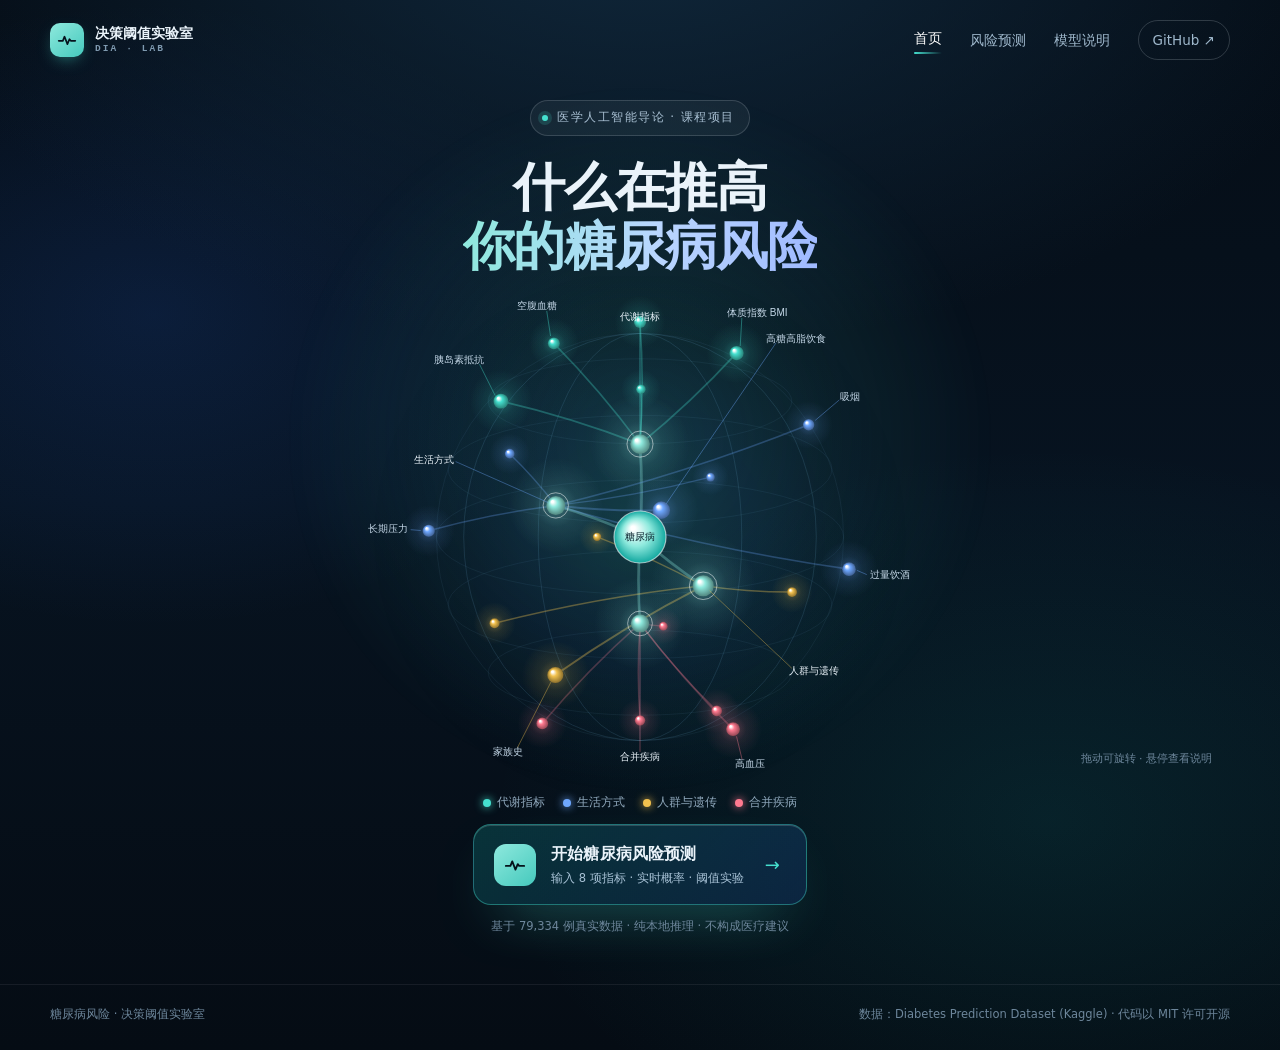
<file: index.html>
<!doctype html>
<html lang="zh-CN">
<head>
<meta charset="utf-8">
<meta name="viewport" content="width=device-width, initial-scale=1">
<title>糖尿病风险 · 致病因素图谱</title>
<meta name="description" content="3D 球形树状图呈现诱发糖尿病的代谢、生活方式、遗传与合并症因素，点击进入风险预测实验室。">
<meta name="color-scheme" content="dark">
<link rel="icon" href="data:image/svg+xml,%3Csvg xmlns='http://www.w3.org/2000/svg' viewBox='0 0 32 32'%3E%3Crect width='32' height='32' rx='9' fill='%230f8d88'/%3E%3Cpath d='M5 17h6l2.5-6 4 12 3-8 2 2h4.5' fill='none' stroke='%23fff' stroke-width='2.2' stroke-linecap='round' stroke-linejoin='round'/%3E%3C/svg%3E">
<link rel="stylesheet" href="assets/css/home.css">
</head>
<body>

<div class="nav" id="siteNav">
  <div class="shell nav__inner">
    <a class="brand" href="index.html">
      <span class="brand__mark" aria-hidden="true">
        <svg viewBox="0 0 24 24" fill="none"><path d="M2 13h5l2-5 3.5 9 2.5-6 1.5 2H22" stroke="currentColor" stroke-width="2" stroke-linecap="round" stroke-linejoin="round"/></svg>
      </span>
      <span class="brand__text">决策阈值实验室<small>DIA · LAB</small></span>
    </a>
    <div class="nav__links">
      <a href="index.html" class="is-current">首页</a>
      <a href="risk.html">风险预测</a>
      <a href="risk.html#model">模型说明</a>
      <a class="nav__repo" href="https://github.com/juwairenyixia/diabetes-threshold-lab" target="_blank" rel="noopener">GitHub <span aria-hidden="true">↗</span></a>
    </div>
  </div>
</div>

<main class="home">
  <div class="home__glow" aria-hidden="true"></div>

  <header class="home__head">
    <p class="eyebrow"><span class="eyebrow__dot" aria-hidden="true"></span>医学人工智能导论 · 课程项目</p>
    <h1>什么在推高<br><span class="grad">你的糖尿病风险</span></h1>
  </header>

  <section class="orb" aria-label="糖尿病致病因素三维图谱">
    <canvas id="orbCanvas" role="img"
            aria-label="球形树状图：中心为糖尿病，向外连接代谢、生活方式、人群遗传、合并症四类共 20 个致病因素"></canvas>

    <div class="orb__tip" id="orbTip" hidden>
      <span class="orb__tip-cat" id="tipCat"></span>
      <b id="tipName"></b>
      <p id="tipNote"></p>
    </div>

    <ul class="orb__legend" id="orbLegend" aria-hidden="true"></ul>
    <p class="orb__hint" id="orbHint">拖动可旋转 · 悬停查看说明</p>
  </section>

  <section class="cta">
    <a class="cta__btn" href="risk.html">
      <span class="cta__icon" aria-hidden="true">
        <svg viewBox="0 0 24 24" fill="none"><path d="M2 13h5l2-5 3.5 9 2.5-6 1.5 2H22" stroke="currentColor" stroke-width="2" stroke-linecap="round" stroke-linejoin="round"/></svg>
      </span>
      <span class="cta__text">
        <b>开始糖尿病风险预测</b>
        <small>输入 8 项指标 · 实时概率 · 阈值实验</small>
      </span>
      <span class="cta__arrow" aria-hidden="true">→</span>
    </a>
    <p class="cta__note">基于 79,334 例真实数据 · 纯本地推理 · 不构成医疗建议</p>
  </section>
</main>

<footer class="home-foot">
  <div class="shell home-foot__inner">
    <p>糖尿病风险 · 决策阈值实验室</p>
    <p>数据：Diabetes Prediction Dataset (Kaggle) · 代码以 MIT 许可开源</p>
  </div>
</footer>

<noscript>
  <div class="shell noscript">
    <p>三维图谱需要 JavaScript。风险预测页面无需该图谱，可直接访问 <a href="risk.html">risk.html</a>。</p>
  </div>
</noscript>

<script src="assets/js/home.js"></script>
</body>
</html>
</file>
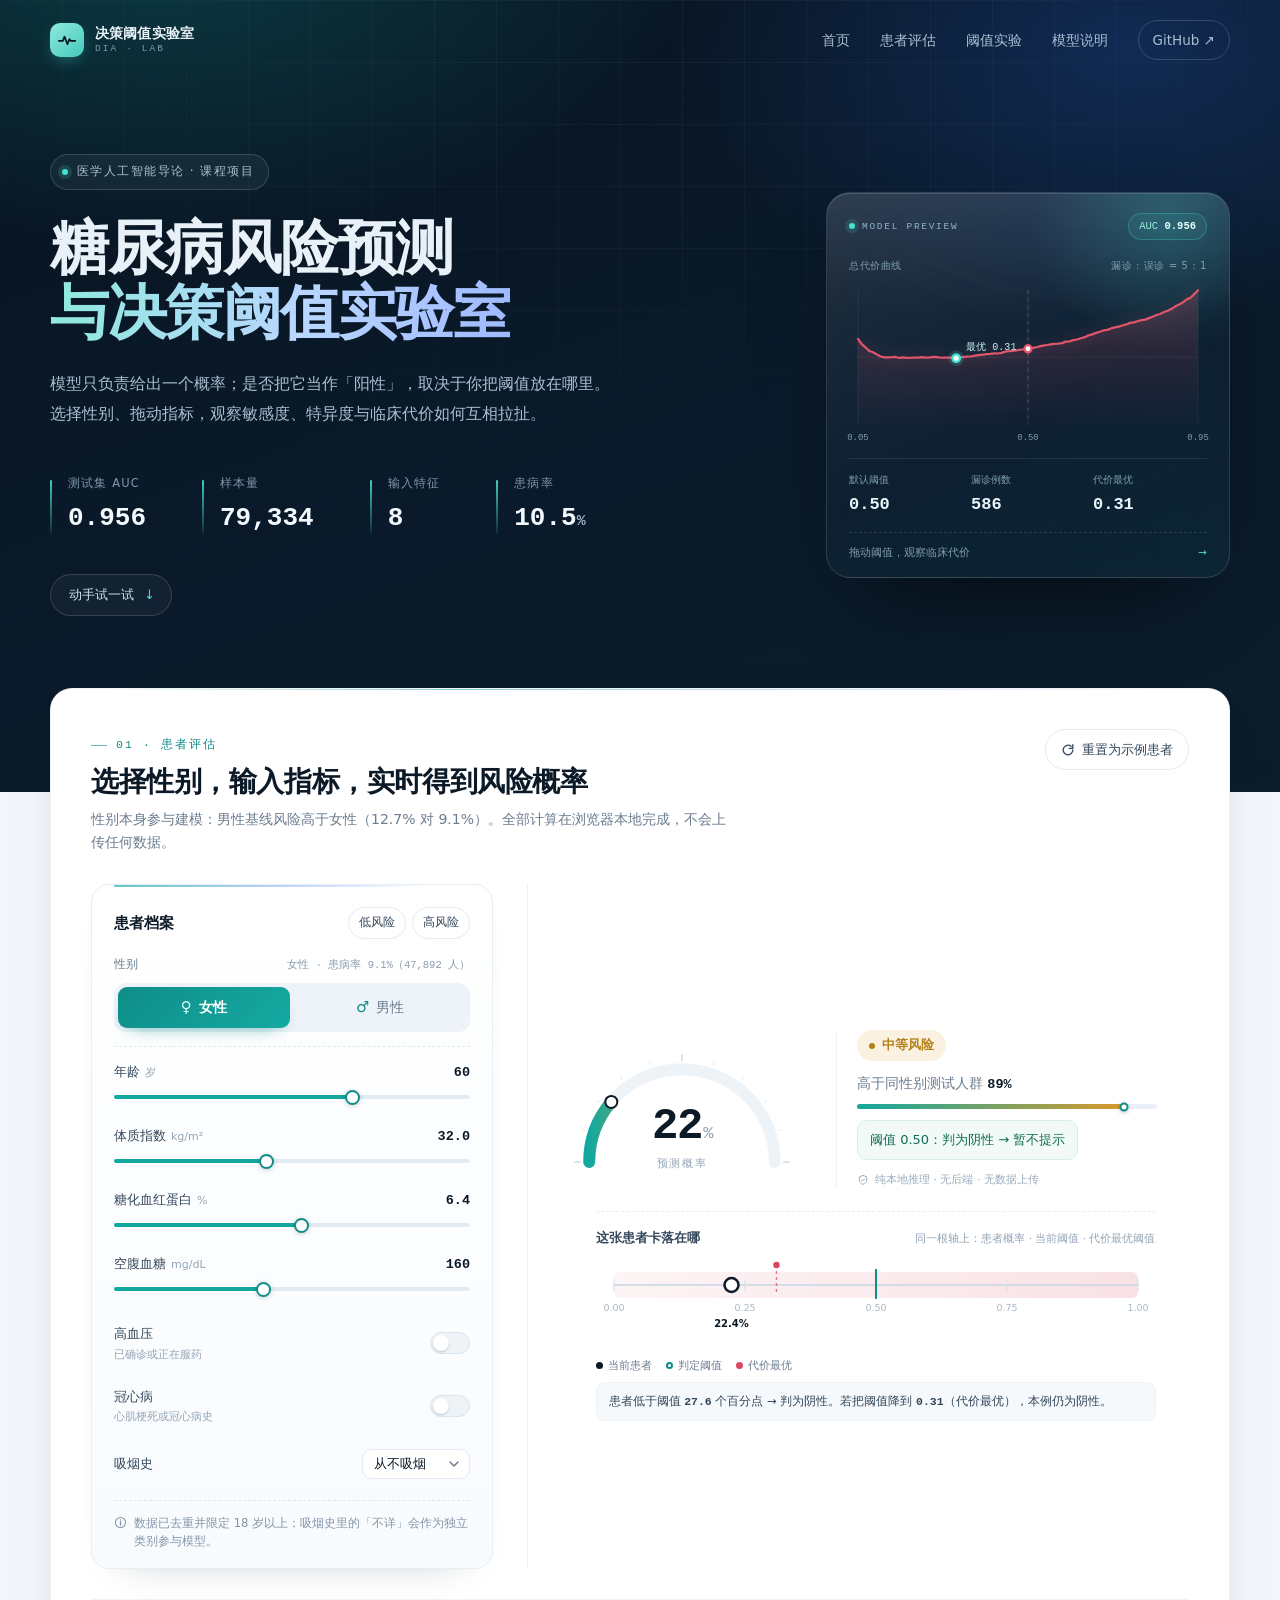
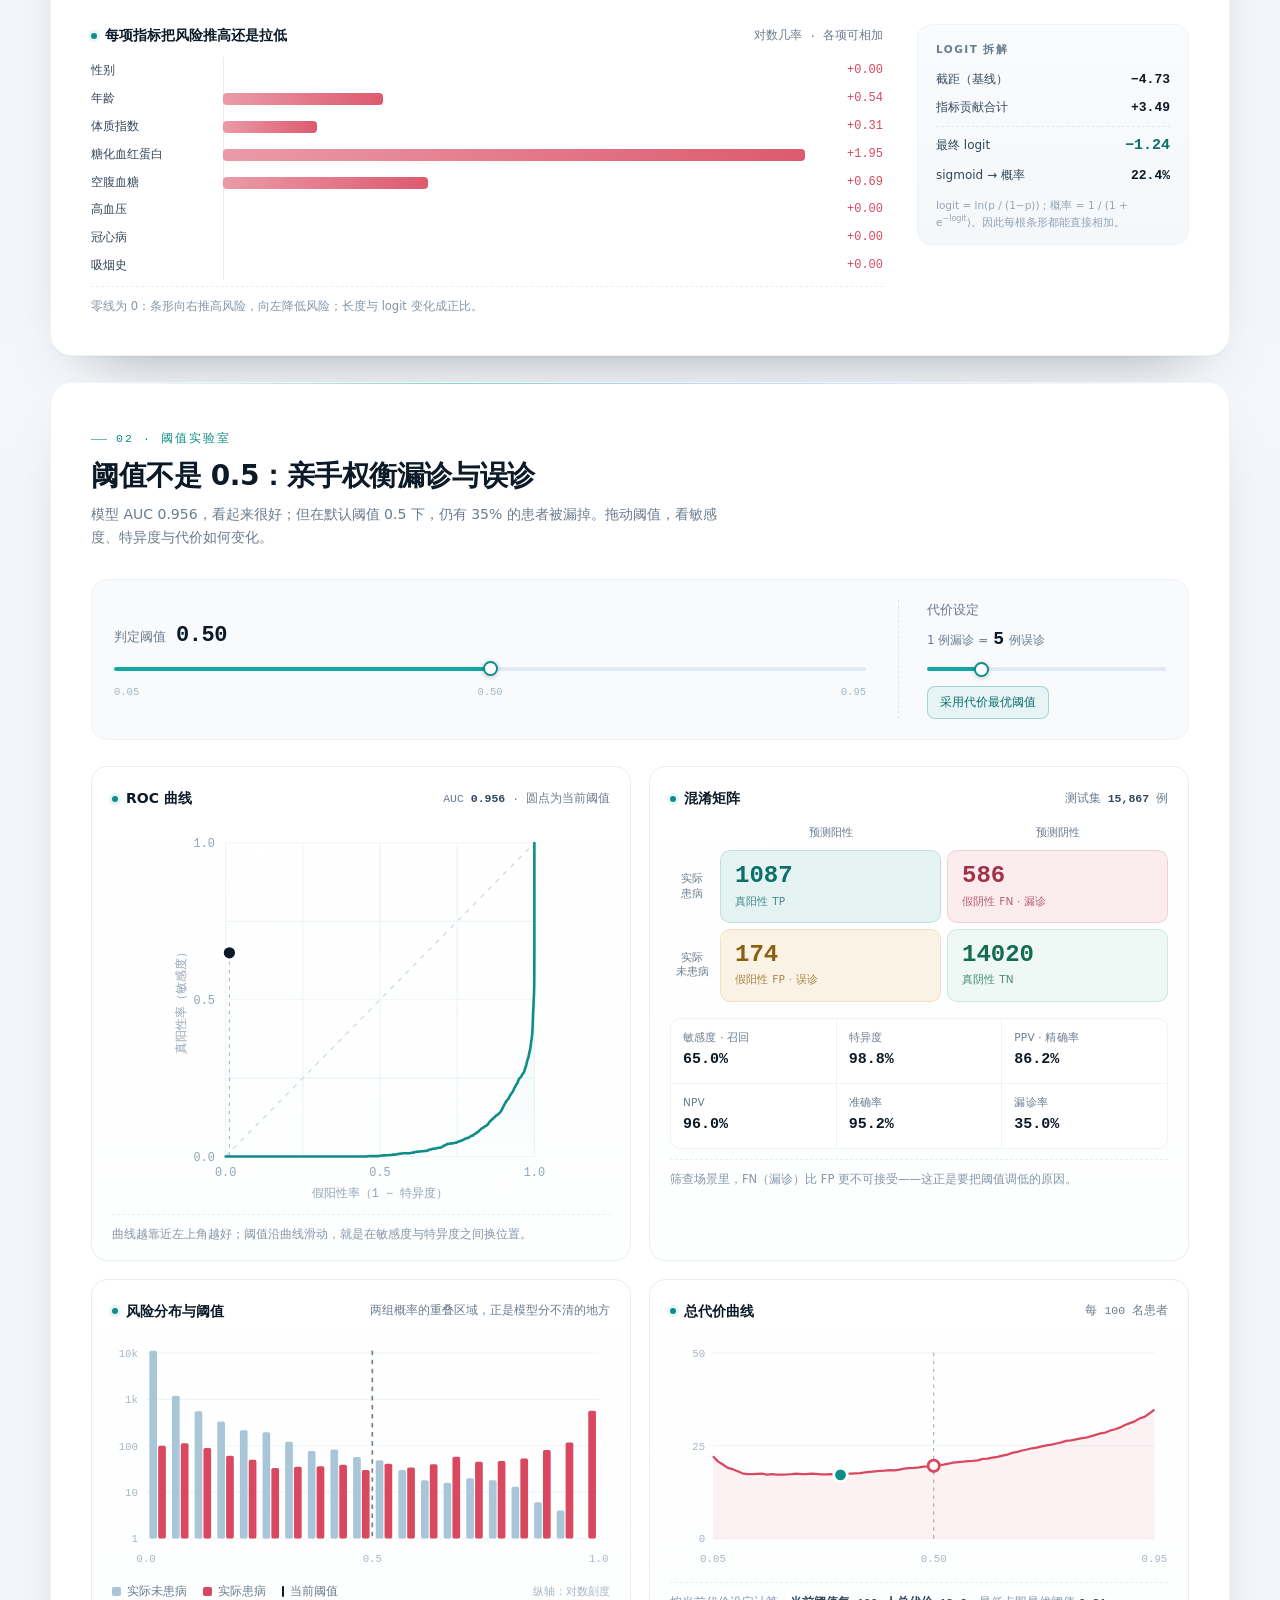
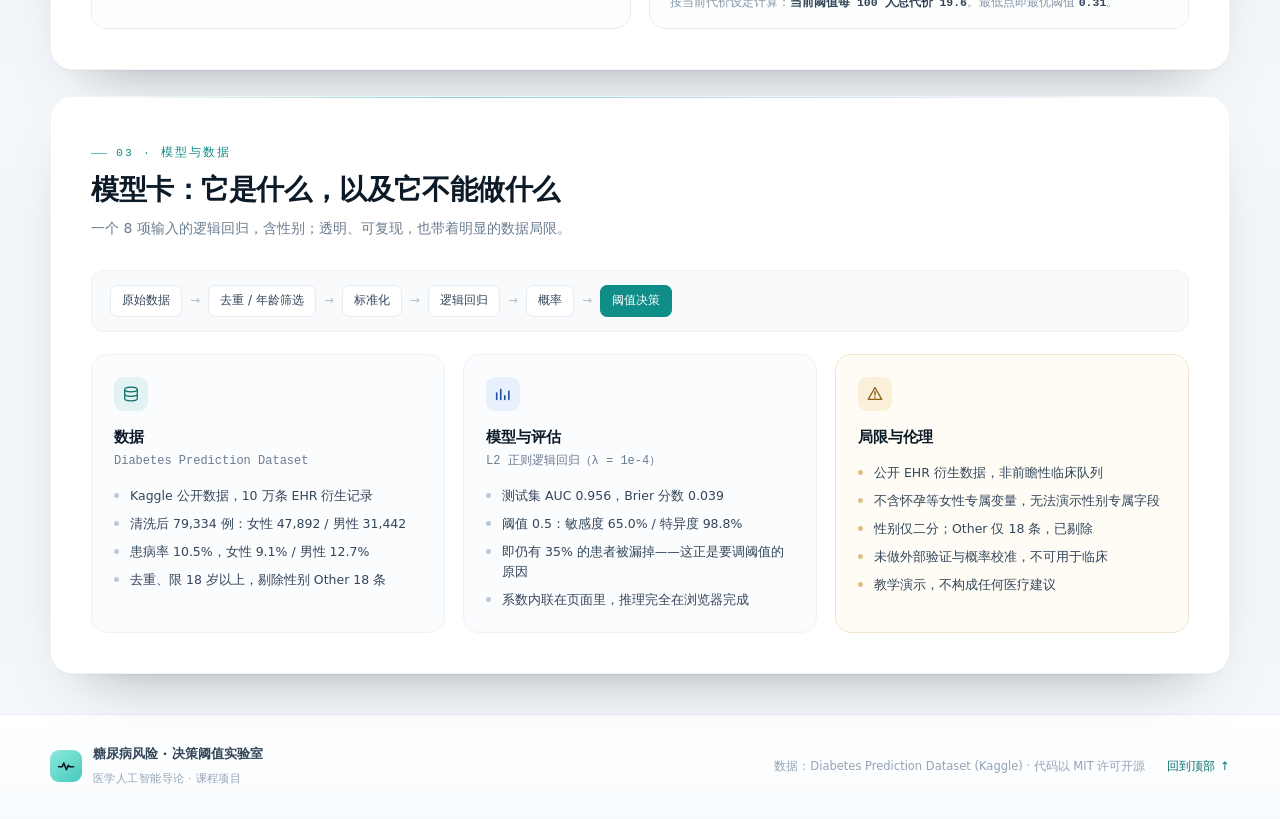
<file: risk.html>
<!doctype html>
<html lang="zh-CN">
<head>
<meta charset="utf-8">
<meta name="viewport" content="width=device-width, initial-scale=1">
<title>糖尿病风险 · 决策阈值实验室</title>
<meta name="description" content="基于 10 万条混合性别 EHR 数据的糖尿病风险预测交互演示：选择性别、拖动指标看概率，调节阈值看敏感度、特异度与临床代价如何拉扯。">
<meta name="color-scheme" content="light">
<link rel="icon" href="data:image/svg+xml,%3Csvg xmlns='http://www.w3.org/2000/svg' viewBox='0 0 32 32'%3E%3Crect width='32' height='32' rx='9' fill='%230f8d88'/%3E%3Cpath d='M5 17h6l2.5-6 4 12 3-8 2 2h4.5' fill='none' stroke='%23fff' stroke-width='2.2' stroke-linecap='round' stroke-linejoin='round'/%3E%3C/svg%3E">
<link rel="stylesheet" href="assets/css/style.css">
</head>
<body id="top">

<header class="hero">
  <div class="hero__grid" aria-hidden="true"></div>
  <div class="nav" id="siteNav">
    <div class="shell nav__inner">
      <a class="brand" href="index.html">
        <span class="brand__mark" aria-hidden="true">
          <svg viewBox="0 0 24 24" fill="none"><path d="M2 13h5l2-5 3.5 9 2.5-6 1.5 2H22" stroke="currentColor" stroke-width="2" stroke-linecap="round" stroke-linejoin="round"/></svg>
        </span>
        <span class="brand__text">决策阈值实验室<small>DIA · LAB</small></span>
      </a>
      <div class="nav__links">
        <a href="index.html">首页</a>
        <a href="#assess">患者评估</a>
        <a href="#threshold">阈值实验</a>
        <a href="#model">模型说明</a>
        <a class="nav__repo" href="https://github.com/juwairenyixia/diabetes-threshold-lab" target="_blank" rel="noopener">GitHub <span aria-hidden="true">↗</span></a>
      </div>
    </div>
  </div>

  <div class="shell hero__inner">
    <div class="hero__copy">
      <p class="eyebrow"><span class="eyebrow__dot" aria-hidden="true"></span>医学人工智能导论 · 课程项目</p>
      <h1>糖尿病风险预测<br><span class="grad">与决策阈值实验室</span></h1>
      <p class="lead">模型只负责给出一个概率；是否把它当作「阳性」，取决于你把阈值放在哪里。<br class="lead-br">选择性别、拖动指标，观察敏感度、特异度与临床代价如何互相拉扯。</p>

      <dl class="hero__stats">
        <div><dt>测试集 AUC</dt><dd>0.956</dd></div>
        <div><dt>样本量</dt><dd>79,334</dd></div>
        <div><dt>输入特征</dt><dd>8</dd></div>
        <div><dt>患病率</dt><dd>10.5<span>%</span></dd></div>
      </dl>

      <a class="hero__cue" href="#assess"><span>动手试一试</span><i aria-hidden="true">↓</i></a>
    </div>

    <aside class="hero-card" aria-hidden="true">
      <div class="hero-card__top">
        <span class="hero-card__live"><i></i>MODEL PREVIEW</span>
        <span class="hero-card__badge">AUC <b id="heroAuc">0.956</b></span>
      </div>
      <div class="hero-card__chart-head">
        <span>总代价曲线</span>
        <span>漏诊 : 误诊 = 5 : 1</span>
      </div>
      <div class="hero-card__svg" id="heroCurve"></div>
      <div class="hero-card__stats">
        <div><span>默认阈值</span><b>0.50</b></div>
        <div><span>漏诊例数</span><b id="heroFn">586</b></div>
        <div><span>代价最优</span><b id="heroOpt">0.31</b></div>
      </div>
      <div class="hero-card__foot"><span>拖动阈值，观察临床代价</span><i>→</i></div>
    </aside>
  </div>
</header>

<main class="shell">

  <!-- ============ 01 患者评估 ============ -->
  <section class="panel" id="assess">
    <div class="panel__head">
      <div class="panel__title">
        <span class="kicker">01 · 患者评估</span>
        <h2>选择性别，<br class="m-br">输入指标，实时得到风险概率</h2>
        <p class="panel__sub">性别本身参与建模：男性基线风险高于女性（12.7% 对 9.1%）。全部计算在浏览器本地完成，不会上传任何数据。</p>
      </div>
      <button class="ghost-btn" id="resetBtn" type="button">
        <svg viewBox="0 0 16 16" fill="none" aria-hidden="true"><path d="M13.5 8a5.5 5.5 0 1 1-1.9-4.16M13.5 2v4.2H9.3" stroke="currentColor" stroke-width="1.5" stroke-linecap="round" stroke-linejoin="round"/></svg>
        重置为示例患者
      </button>
    </div>

    <div class="assess">
      <div class="form-card">
        <div class="form-card__head">
          <h3>患者档案</h3>
          <div class="presets" id="presets" role="group" aria-label="载入示例病例"></div>
        </div>

        <div class="sex-field">
          <div class="sex-field__head">
            <span class="field-label">性别</span>
            <span class="sex-field__hint" id="sexHint">女性 · 患病率 9.1%</span>
          </div>
          <div class="segment" id="sexField" role="radiogroup" aria-label="性别">
            <button class="segment__opt is-active" type="button" data-value="0" role="radio" aria-checked="true">
              <span class="segment__sym" aria-hidden="true">♀</span>女性
            </button>
            <button class="segment__opt" type="button" data-value="1" role="radio" aria-checked="false">
              <span class="segment__sym" aria-hidden="true">♂</span>男性
            </button>
          </div>
        </div>

        <div class="sliders" id="sliders"></div>
        <p class="hint">
          <svg viewBox="0 0 16 16" fill="none" aria-hidden="true"><circle cx="8" cy="8" r="6.2" stroke="currentColor" stroke-width="1.3"/><path d="M8 7.2v4M8 4.9v.2" stroke="currentColor" stroke-width="1.6" stroke-linecap="round"/></svg>
          数据已去重并限定 18 岁以上；吸烟史里的「不详」会作为独立类别参与模型。
        </p>
      </div>

      <div class="result">
        <div class="result__top">
          <div class="gauge" id="gauge"></div>
          <div class="result__meta">
            <span class="band" id="band">—</span>
            <p class="result__pct" id="percentile">—</p>
            <div class="pct-track" aria-hidden="true"><span id="pctFill"></span><i id="pctDot"></i></div>
            <p class="result__verdict" id="verdict">—</p>
            <p class="result__truth" id="truth" hidden></p>
            <p class="result__privacy">
              <svg viewBox="0 0 16 16" fill="none" aria-hidden="true"><path d="M8 1.8 3 3.9v3.4c0 3 2.1 5.6 5 6.6 2.9-1 5-3.6 5-6.6V3.9L8 1.8Z" stroke="currentColor" stroke-width="1.3" stroke-linejoin="round"/><path d="m5.9 7.9 1.5 1.5 2.8-2.9" stroke="currentColor" stroke-width="1.3" stroke-linecap="round" stroke-linejoin="round"/></svg>
              纯本地推理 · 无后端 · 无数据上传
            </p>
          </div>
        </div>

        <div class="ruler">
          <div class="ruler__head">
            <h4>这张患者卡落在哪</h4>
            <span class="ruler__hint">同一根轴上：患者概率 · 当前阈值 · 代价最优阈值</span>
          </div>
          <div class="ruler__chart" id="ruler"></div>
          <div class="ruler__legend">
            <span><i class="dot dot--pat"></i>当前患者</span>
            <span><i class="dot dot--thr"></i>判定阈值</span>
            <span><i class="dot dot--opt"></i>代价最优</span>
          </div>
          <p class="ruler__note" id="rulerNote">—</p>
        </div>
      </div>
    </div>

    <div class="contrib">
      <div class="contrib__chart">
        <div class="chart-head">
          <h3>每项指标把风险推高还是拉低</h3>
          <span class="chart-note">对数几率 · 各项可相加</span>
        </div>
        <div class="contrib-chart" id="contribChart"></div>
        <p class="chart-foot">零线为 0：条形向右推高风险，向左降低风险；长度与 logit 变化成正比。</p>
      </div>
      <aside class="logit-card">
        <h4>LOGIT 拆解</h4>
        <dl>
          <div><dt>截距（基线）</dt><dd id="logitBase">—</dd></div>
          <div><dt>指标贡献合计</dt><dd id="logitSum">—</dd></div>
          <div class="is-total"><dt>最终 logit</dt><dd id="logitTotal">—</dd></div>
          <div><dt>sigmoid → 概率</dt><dd id="logitProb">—</dd></div>
        </dl>
        <p>logit = ln(p / (1−p))；概率 = 1 / (1 + e<sup>−logit</sup>)。因此每根条形都能直接相加。</p>
      </aside>
    </div>
  </section>

  <!-- ============ 02 阈值实验室 ============ -->
  <section class="panel" id="threshold">
    <div class="panel__head">
      <div class="panel__title">
        <span class="kicker">02 · 阈值实验室</span>
        <h2>阈值不是 0.5：<br class="m-br">亲手权衡漏诊与误诊</h2>
        <p class="panel__sub">模型 AUC 0.956，看起来很好；但在默认阈值 0.5 下，仍有 35% 的患者被漏掉。拖动阈值，看敏感度、特异度与代价如何变化。</p>
      </div>
    </div>

    <div class="thr-bar">
      <div class="thr-bar__main">
        <div class="thr-bar__label">判定阈值 <b id="thrVal">0.50</b></div>
        <input id="thr" class="thr-range" type="range" min="5" max="95" step="1" value="50" aria-label="判定阈值">
        <div class="thr-bar__scale"><span>0.05</span><span>0.50</span><span>0.95</span></div>
      </div>
      <div class="thr-bar__cost">
        <div class="thr-bar__label">代价设定</div>
        <div class="cost-row">
          <span>1 例漏诊 =</span>
          <b id="costVal">5</b>
          <span>例误诊</span>
        </div>
        <input id="cost" class="cost-range" type="range" min="1" max="20" step="1" value="5" aria-label="漏诊与误诊代价比">
        <button class="advice-btn" id="recommendBtn" type="button">采用代价最优阈值</button>
      </div>
    </div>

    <div class="lab-grid">
      <div class="chart-card">
        <div class="chart-head">
          <h3>ROC 曲线</h3>
          <span class="chart-note">AUC <b id="aucVal">0.956</b> · 圆点为当前阈值</span>
        </div>
        <div class="chart chart--roc" id="rocChart"></div>
        <p class="chart-foot">曲线越靠近左上角越好；阈值沿曲线滑动，就是在敏感度与特异度之间换位置。</p>
      </div>

      <div class="chart-card">
        <div class="chart-head">
          <h3>混淆矩阵</h3>
          <span class="chart-note">测试集 <b>15,867</b> 例</span>
        </div>
        <div class="matrix" id="matrix"></div>
        <div class="metrics" id="metrics"></div>
        <p class="chart-foot">筛查场景里，FN（漏诊）比 FP 更不可接受——这正是要把阈值调低的原因。</p>
      </div>

      <div class="chart-card">
        <div class="chart-head">
          <h3>风险分布与阈值</h3>
          <span class="chart-note">两组概率的重叠区域，正是模型分不清的地方</span>
        </div>
        <div class="chart chart--dist" id="distChart"></div>
        <div class="legend">
          <span class="legend__item"><i class="swatch swatch--neg"></i>实际未患病</span>
          <span class="legend__item"><i class="swatch swatch--pos"></i>实际患病</span>
          <span class="legend__item"><i class="swatch swatch--line"></i>当前阈值</span>
          <span class="legend__item legend__item--note">纵轴：对数刻度</span>
        </div>
      </div>

      <div class="chart-card">
        <div class="chart-head">
          <h3>总代价曲线</h3>
          <span class="chart-note">每 100 名患者</span>
        </div>
        <div class="chart chart--cost" id="costChart"></div>
        <p class="chart-foot">按当前代价设定计算：<b id="costNow">—</b>。最低点即最优阈值 <b id="optThr">—</b>。</p>
      </div>
    </div>
  </section>

  <!-- ============ 03 模型与数据 ============ -->
  <section class="panel" id="model">
    <div class="panel__head">
      <div class="panel__title">
        <span class="kicker">03 · 模型与数据</span>
        <h2>模型卡：<br class="m-br">它是什么，以及它不能做什么</h2>
        <p class="panel__sub">一个 8 项输入的逻辑回归，含性别；透明、可复现，也带着明显的数据局限。</p>
      </div>
    </div>

    <div class="pipeline">
      <span class="pipe">原始数据</span><i>→</i>
      <span class="pipe">去重 / 年龄筛选</span><i>→</i>
      <span class="pipe">标准化</span><i>→</i>
      <span class="pipe">逻辑回归</span><i>→</i>
      <span class="pipe">概率</span><i>→</i>
      <span class="pipe pipe--hl">阈值决策</span>
    </div>

    <div class="model-grid">
      <article class="info-card">
        <span class="info-card__icon info-card__icon--data" aria-hidden="true">
          <svg viewBox="0 0 20 20" fill="none"><ellipse cx="10" cy="5" rx="7" ry="2.6" stroke="currentColor" stroke-width="1.4"/><path d="M3 5v5c0 1.4 3.1 2.6 7 2.6s7-1.2 7-2.6V5M3 10v5c0 1.4 3.1 2.6 7 2.6s7-1.2 7-2.6v-5" stroke="currentColor" stroke-width="1.4"/></svg>
        </span>
        <h3>数据</h3>
        <p class="info-card__lead">Diabetes Prediction Dataset</p>
        <ul class="ticks">
          <li>Kaggle 公开数据，10 万条 EHR 衍生记录</li>
          <li>清洗后 79,334 例：女性 47,892 / 男性 31,442</li>
          <li>患病率 10.5%，女性 9.1% / 男性 12.7%</li>
          <li>去重、限 18 岁以上，剔除性别 Other 18 条</li>
        </ul>
      </article>

      <article class="info-card">
        <span class="info-card__icon info-card__icon--model" aria-hidden="true">
          <svg viewBox="0 0 20 20" fill="none"><path d="M3 16V9M7.5 16V5M12 16v-4M16.5 16V7" stroke="currentColor" stroke-width="1.8" stroke-linecap="round"/></svg>
        </span>
        <h3>模型与评估</h3>
        <p class="info-card__lead">L2 正则逻辑回归（λ = 1e-4）</p>
        <ul class="ticks">
          <li>测试集 AUC 0.956，Brier 分数 0.039</li>
          <li>阈值 0.5：敏感度 65.0% / 特异度 98.8%</li>
          <li>即仍有 35% 的患者被漏掉——这正是要调阈值的原因</li>
          <li>系数内联在页面里，推理完全在浏览器完成</li>
        </ul>
      </article>

      <article class="info-card info-card--warn">
        <span class="info-card__icon info-card__icon--warn" aria-hidden="true">
          <svg viewBox="0 0 20 20" fill="none"><path d="M10 2.8 2.5 16h15L10 2.8Z" stroke="currentColor" stroke-width="1.4" stroke-linejoin="round"/><path d="M10 7.5v3.6M10 13.6v.2" stroke="currentColor" stroke-width="1.7" stroke-linecap="round"/></svg>
        </span>
        <h3>局限与伦理</h3>
        <ul class="ticks">
          <li>公开 EHR 衍生数据，非前瞻性临床队列</li>
          <li>不含怀孕等女性专属变量，无法演示性别专属字段</li>
          <li>性别仅二分；Other 仅 18 条，已剔除</li>
          <li>未做外部验证与概率校准，不可用于临床</li>
          <li>教学演示，不构成任何医疗建议</li>
        </ul>
      </article>
    </div>
  </section>
</main>

<footer class="footer">
  <div class="shell footer__inner">
    <div class="footer__brand">
      <span class="footer__mark" aria-hidden="true">
        <svg viewBox="0 0 24 24" fill="none"><path d="M2 13h5l2-5 3.5 9 2.5-6 1.5 2H22" stroke="currentColor" stroke-width="2" stroke-linecap="round" stroke-linejoin="round"/></svg>
      </span>
      <div class="footer__text">
        <p>糖尿病风险 · 决策阈值实验室</p>
        <span>医学人工智能导论 · 课程项目</span>
      </div>
    </div>
    <div class="footer__right">
      <p class="footer__meta">数据：Diabetes Prediction Dataset (Kaggle) · 代码以 MIT 许可开源</p>
      <a class="footer__top" href="#top">回到顶部 <span aria-hidden="true">↑</span></a>
    </div>
  </div>
</footer>

<script src="assets/js/data.js"></script>
<script src="assets/js/app.js"></script>
</body>
</html>
</file>
<file: assets/css/home.css>
/* ============================================================
   糖尿病风险 · 首页（3D 球形树状图）
   ============================================================ */

:root {
  --ink: #eaf3fa;
  --ink-2: #b7cde0;
  --muted: #7f9ab0;
  --teal: #45e0cf;
  --teal-deep: #12a8a0;
  --blue: #6fa8ff;
  --rose: #ff7a90;
  --amber: #f2c14e;

  --sans: "Inter", "PingFang SC", "HarmonyOS Sans SC", "Hiragino Sans GB", "Microsoft YaHei", "Noto Sans SC", system-ui, -apple-system, sans-serif;
  --mono: "SFMono-Regular", "JetBrains Mono", "Cascadia Code", "Roboto Mono", Consolas, monospace;
}

* { box-sizing: border-box; }

html { -webkit-text-size-adjust: 100%; }

body {
  margin: 0;
  min-height: 100vh;
  background:
    radial-gradient(1200px 700px at 50% -8%, #10283c 0%, rgba(16, 40, 60, 0) 62%),
    radial-gradient(900px 600px at 82% 78%, rgba(18, 168, 160, 0.12), transparent 62%),
    radial-gradient(760px 520px at 12% 30%, rgba(43, 108, 240, 0.14), transparent 60%),
    linear-gradient(180deg, #050d16 0%, #071320 48%, #050c14 100%);
  color: var(--ink);
  font-family: var(--sans);
  font-size: 15px;
  line-height: 1.65;
  -webkit-font-smoothing: antialiased;
  overflow-x: hidden;
}

h1, p, ul { margin: 0; }
ul { padding: 0; list-style: none; }
a { color: inherit; text-decoration: none; }

.shell {
  width: min(1180px, calc(100% - 48px));
  margin-inline: auto;
}

/* ---------------- nav ---------------- */
.nav {
  position: fixed;
  inset: 0 0 auto;
  z-index: 40;
  padding: 20px 0;
  transition: background 0.28s ease, padding 0.28s ease, border-color 0.28s ease;
  border-bottom: 1px solid transparent;
}

.nav__inner { display: flex; align-items: center; justify-content: space-between; }

.brand { display: inline-flex; align-items: center; gap: 11px; }

.brand__mark {
  display: grid;
  place-items: center;
  width: 34px;
  height: 34px;
  border-radius: 10px;
  color: #06121d;
  background: linear-gradient(140deg, #8ee9dd, #45c9bd);
  box-shadow: 0 6px 18px -8px rgba(69, 224, 207, 0.85);
}

.brand__mark svg { width: 20px; height: 20px; }

.brand__text {
  display: flex;
  flex-direction: column;
  line-height: 1.25;
  font-size: 14px;
  font-weight: 600;
}

.brand__text small {
  font-family: var(--mono);
  font-size: 9.5px;
  letter-spacing: 0.22em;
  color: var(--muted);
}

.nav__links {
  display: flex;
  align-items: center;
  gap: 28px;
  font-size: 13.5px;
  color: #9fb8cc;
}

.nav__links a { transition: color 0.18s ease; }
.nav__links a:hover { color: #fff; }
.nav__links a.is-current { color: #fff; }

.nav__links a.is-current::after {
  content: "";
  display: block;
  height: 2px;
  margin-top: 3px;
  border-radius: 2px;
  background: linear-gradient(90deg, var(--teal), rgba(69, 224, 207, 0));
}

.nav__repo {
  padding: 8px 14px;
  border: 1px solid rgba(233, 241, 248, 0.18);
  border-radius: 999px;
  transition: border-color 0.18s ease, background 0.18s ease;
}

.nav__repo:hover { border-color: rgba(233, 241, 248, 0.42); background: rgba(233, 241, 248, 0.06); }

/* ---------------- layout ---------------- */
.home {
  position: relative;
  display: flex;
  flex-direction: column;
  align-items: center;
  padding: 100px 0 0;
  min-height: 100vh;
}

.home__glow {
  position: absolute;
  top: 6%;
  left: 50%;
  width: 760px;
  height: 760px;
  transform: translateX(-50%);
  background: radial-gradient(circle, rgba(69, 224, 207, 0.16), rgba(69, 224, 207, 0) 66%);
  pointer-events: none;
  filter: blur(6px);
}

.home__head {
  position: relative;
  z-index: 2;
  width: min(1180px, calc(100% - 48px));
  margin-inline: auto;
  text-align: center;
}

.eyebrow {
  display: inline-flex;
  align-items: center;
  gap: 9px;
  padding: 7px 14px 7px 11px;
  border: 1px solid rgba(233, 241, 248, 0.16);
  border-radius: 999px;
  background: rgba(233, 241, 248, 0.05);
  font-size: 12px;
  letter-spacing: 0.12em;
  color: #a9c0d3;
}

.eyebrow__dot {
  width: 6px;
  height: 6px;
  border-radius: 50%;
  background: var(--teal);
  box-shadow: 0 0 0 4px rgba(69, 224, 207, 0.16);
  animation: pulse 2.6s ease-in-out infinite;
}

@keyframes pulse {
  0%, 100% { box-shadow: 0 0 0 4px rgba(69, 224, 207, 0.14); }
  50% { box-shadow: 0 0 0 9px rgba(69, 224, 207, 0.03); }
}

.home h1 {
  margin-top: 22px;
  font-size: clamp(30px, 4.2vw, 52px);
  font-weight: 620;
  line-height: 1.14;
  letter-spacing: -0.025em;
}

.home h1 .grad {
  background: linear-gradient(96deg, #8ee9dd 0%, #b9d6ff 55%, #9fb9ff 100%);
  -webkit-background-clip: text;
  background-clip: text;
  color: transparent;
}

/* ---------------- orb ---------------- */
.orb {
  position: relative;
  z-index: 2;
  width: min(1180px, 100%);
  height: clamp(430px, 58vh, 600px);
  margin-top: 0;
  touch-action: pan-y;
}

#orbCanvas {
  display: block;
  width: 100%;
  height: 100%;
  cursor: grab;
}

#orbCanvas.is-dragging { cursor: grabbing; }

.orb__tip {
  position: absolute;
  z-index: 5;
  min-width: 172px;
  max-width: 250px;
  padding: 11px 13px;
  border: 1px solid rgba(69, 224, 207, 0.28);
  border-radius: 12px;
  background: rgba(8, 22, 34, 0.94);
  box-shadow: 0 24px 50px -28px rgba(0, 0, 0, 0.95);
  backdrop-filter: blur(10px);
  -webkit-backdrop-filter: blur(10px);
  pointer-events: none;
  transform: translate(-50%, -118%);
  transition: opacity 0.14s ease;
}

.orb__tip-cat {
  display: inline-block;
  margin-bottom: 3px;
  font-family: var(--mono);
  font-size: 9.5px;
  letter-spacing: 0.16em;
  color: var(--teal);
}

.orb__tip b { display: block; font-size: 14px; font-weight: 620; }
.orb__tip p { margin-top: 3px; font-size: 11.5px; line-height: 1.55; color: #9fb8cc; }

.orb__legend {
  position: absolute;
  left: 50%;
  bottom: -14px;
  transform: translateX(-50%);
  display: flex;
  flex-wrap: wrap;
  justify-content: center;
  gap: 8px 18px;
  font-size: 11.5px;
  color: #90a9bd;
  pointer-events: none;
}

.orb__legend li { display: inline-flex; align-items: center; gap: 6px; }

.orb__legend i {
  width: 8px;
  height: 8px;
  border-radius: 50%;
  display: inline-block;
  box-shadow: 0 0 8px currentColor;
}

.orb__hint {
  position: absolute;
  right: 18px;
  bottom: 30px;
  font-size: 11px;
  color: #6d869b;
  pointer-events: none;
}

/* ---------------- CTA ---------------- */
.cta {
  position: relative;
  z-index: 2;
  display: flex;
  flex-direction: column;
  align-items: center;
  gap: 12px;
  padding: 26px 0 48px;
}

.cta__btn {
  display: inline-flex;
  align-items: center;
  gap: 15px;
  padding: 16px 26px 16px 20px;
  border-radius: 18px;
  border: 1px solid rgba(69, 224, 207, 0.4);
  background: linear-gradient(135deg, rgba(18, 168, 160, 0.24), rgba(43, 108, 240, 0.16));
  box-shadow:
    0 24px 60px -30px rgba(69, 224, 207, 0.7),
    inset 0 1px 0 rgba(255, 255, 255, 0.16);
  transition: transform 0.22s cubic-bezier(0.22, 1, 0.36, 1), box-shadow 0.22s ease, border-color 0.22s ease;
}

.cta__btn:hover {
  transform: translateY(-3px);
  border-color: rgba(69, 224, 207, 0.75);
  box-shadow:
    0 34px 70px -28px rgba(69, 224, 207, 0.85),
    inset 0 1px 0 rgba(255, 255, 255, 0.22);
}

.cta__btn:focus-visible {
  outline: none;
  box-shadow: 0 0 0 4px rgba(69, 224, 207, 0.28), 0 24px 60px -30px rgba(69, 224, 207, 0.7);
}

.cta__icon {
  display: grid;
  place-items: center;
  width: 42px;
  height: 42px;
  border-radius: 12px;
  color: #04121a;
  background: linear-gradient(140deg, #8ee9dd, #45c9bd);
  flex-shrink: 0;
}

.cta__icon svg { width: 22px; height: 22px; }

.cta__text { display: grid; gap: 1px; text-align: left; }
.cta__text b { font-size: 16px; font-weight: 620; letter-spacing: 0.01em; }
.cta__text small { font-size: 11.5px; color: #a8c2d6; }

.cta__arrow {
  margin-left: 6px;
  font-size: 18px;
  color: var(--teal);
  transition: transform 0.22s ease;
}

.cta__btn:hover .cta__arrow { transform: translateX(4px); }

.cta__note { font-size: 11.5px; color: #6d869b; }

/* ---------------- footer ---------------- */
.home-foot {
  border-top: 1px solid rgba(233, 241, 248, 0.07);
  padding: 20px 0 26px;
}

.home-foot__inner {
  display: flex;
  flex-wrap: wrap;
  justify-content: space-between;
  gap: 6px 24px;
  font-size: 11.5px;
  color: #6d869b;
}

.noscript {
  padding: 0 0 30px;
  color: #a8c2d6;
  font-size: 13px;
}

.noscript a { color: var(--teal); text-decoration: underline; }

/* ---------------- responsive ---------------- */
@media (max-width: 860px) {
  .nav__links { gap: 16px; }
  .nav__links a:not(.nav__repo):not(.is-current) { display: none; }
}

@media (max-width: 560px) {
  .nav__repo { padding: 7px 11px; font-size: 12px; }
  .brand__text { font-size: 13px; }
}

@media (max-width: 720px) {
  .shell, .home__head { width: calc(100% - 32px); }
  .home { padding-top: 92px; }
  .nav { padding: 12px 0; }
  .brand__text small { display: none; }
  .home h1 { margin-top: 16px; font-size: clamp(26px, 7.6vw, 34px); }
  .orb { height: clamp(360px, 50vh, 440px); }
  .orb__hint { display: none; }
  .orb__legend { position: static; transform: none; margin: 10px auto 0; gap: 6px 12px; font-size: 10px; width: calc(100% - 24px); }
  .cta { padding: 26px 0 30px; }
  .cta__btn { padding: 14px 18px 14px 14px; gap: 12px; }
  .cta__icon { width: 38px; height: 38px; }
  .cta__text b { font-size: 15px; }
  .cta__text small { font-size: 11px; }
  .cta__note { font-size: 10.5px; text-align: center; }
}

@media (prefers-reduced-motion: reduce) {
  *, *::before, *::after {
    animation-duration: 0.001ms !important;
    animation-iteration-count: 1 !important;
    transition-duration: 0.001ms !important;
  }
}
</file>
<file: assets/css/style.css>
/* ============================================================
   糖尿病风险 · 决策阈值实验室
   Design tokens → base → hero → panels → components → responsive
   ============================================================ */

:root {
  --ink: #0c1a28;
  --ink-2: #33465a;
  --muted: #6b7c8f;
  --line: #e4ebf3;
  --line-soft: #eef3f8;
  --bg: #f3f6fa;
  --surface: #ffffff;

  --teal: #0f8d88;
  --teal-bright: #12a8a0;
  --teal-ink: #0a6f6b;
  --blue: #2b6cf0;
  --rose: #d9485f;
  --amber: #d99a2b;
  --green: #1f9d72;

  --risk-low: #1f9d72;
  --risk-mid: #d99a2b;
  --risk-high: #d9485f;

  --radius: 22px;
  --radius-sm: 14px;
  --shadow-panel: 0 1px 2px rgba(12, 26, 40, 0.04), 0 30px 60px -42px rgba(12, 26, 40, 0.5);

  --sans: "Inter", "PingFang SC", "HarmonyOS Sans SC", "Hiragino Sans GB", "Microsoft YaHei", "Noto Sans SC", system-ui, -apple-system, sans-serif;
  --mono: "SFMono-Regular", "JetBrains Mono", "Cascadia Code", "Roboto Mono", Consolas, monospace;
}

* { box-sizing: border-box; }

html {
  -webkit-text-size-adjust: 100%;
  scroll-behavior: smooth;
  scroll-padding-top: 88px;
}

body {
  margin: 0;
  background:
    radial-gradient(1100px 460px at 50% -80px, #eaf3fb 0%, rgba(234, 243, 251, 0) 62%),
    var(--bg);
  color: var(--ink);
  font-family: var(--sans);
  font-size: 15px;
  line-height: 1.65;
  -webkit-font-smoothing: antialiased;
  text-rendering: optimizeLegibility;
}

h1, h2, h3, p, dl, dd, ul { margin: 0; }
ul { padding: 0; list-style: none; }
a { color: inherit; text-decoration: none; }
button { font: inherit; color: inherit; }

.shell {
  width: min(1180px, calc(100% - 48px));
  margin-inline: auto;
}

/* ------------------------------------------------------------
   Hero
   ------------------------------------------------------------ */
.hero {
  position: relative;
  overflow: hidden;
  padding: 154px 0 176px;
  color: #e9f1f8;
  background:
    radial-gradient(900px 520px at 12% -10%, rgba(18, 168, 160, 0.28), transparent 62%),
    radial-gradient(760px 460px at 88% 6%, rgba(43, 108, 240, 0.22), transparent 60%),
    linear-gradient(160deg, #081421 0%, #0a1a2a 52%, #0b1c2b 100%);
}

.hero__grid {
  position: absolute;
  inset: 0;
  background-image:
    linear-gradient(rgba(233, 241, 248, 0.045) 1px, transparent 1px),
    linear-gradient(90deg, rgba(233, 241, 248, 0.045) 1px, transparent 1px);
  background-size: 62px 62px;
  mask-image: radial-gradient(70% 68% at 50% 0%, #000 20%, transparent 100%);
  -webkit-mask-image: radial-gradient(70% 68% at 50% 0%, #000 20%, transparent 100%);
  pointer-events: none;
}

.hero__inner {
  position: relative;
  z-index: 1;
  display: grid;
  grid-template-columns: minmax(0, 1fr) 404px;
  align-items: center;
  gap: 64px;
}

.hero__copy { min-width: 0; }

.hero__cue {
  display: inline-flex;
  align-items: center;
  gap: 10px;
  margin-top: 34px;
  padding: 9px 16px 9px 18px;
  border: 1px solid rgba(233, 241, 248, 0.16);
  border-radius: 999px;
  background: rgba(233, 241, 248, 0.04);
  color: #cfe2ee;
  font-size: 13px;
  transition: border-color 0.2s ease, background 0.2s ease;
}

.hero__cue i {
  font-style: normal;
  color: #45e0cf;
  transition: transform 0.2s ease;
}

.hero__cue:hover { border-color: rgba(69, 224, 207, 0.5); background: rgba(69, 224, 207, 0.07); }
.hero__cue:hover i { transform: translateY(3px); }

/* hero preview card */
.hero-card {
  position: relative;
  overflow: hidden;
  align-self: center;
  padding: 20px 22px 16px;
  border: 1px solid rgba(233, 241, 248, 0.14);
  border-radius: 24px;
  background:
    linear-gradient(155deg, rgba(255, 255, 255, 0.10), rgba(255, 255, 255, 0.025) 55%, rgba(69, 224, 207, 0.05));
  box-shadow: 0 40px 90px -50px rgba(0, 0, 0, 0.9), inset 0 1px 0 rgba(255, 255, 255, 0.14);
  backdrop-filter: blur(20px) saturate(1.15);
  -webkit-backdrop-filter: blur(20px) saturate(1.15);
  animation: heroFloat 7s ease-in-out infinite;
}

.hero-card::before {
  content: "";
  position: absolute;
  right: -80px;
  top: -120px;
  width: 280px;
  height: 280px;
  border-radius: 50%;
  background: radial-gradient(circle, rgba(69, 224, 207, 0.22), transparent 70%);
  pointer-events: none;
}

.hero-card::after {
  content: "";
  position: absolute;
  inset: 0;
  background: linear-gradient(180deg, rgba(255, 255, 255, 0.06), transparent 32%);
  pointer-events: none;
}

@keyframes heroFloat {
  0%, 100% { transform: translateY(0); }
  50% { transform: translateY(-7px); }
}

.hero-card__top {
  position: relative;
  z-index: 1;
  display: flex;
  align-items: center;
  justify-content: space-between;
  gap: 12px;
}

.hero-card__live {
  display: inline-flex;
  align-items: center;
  gap: 7px;
  font-family: var(--mono);
  font-size: 9.5px;
  letter-spacing: 0.18em;
  color: #8fb4c7;
}

.hero-card__live i {
  width: 6px;
  height: 6px;
  border-radius: 50%;
  background: #45e0cf;
  box-shadow: 0 0 0 4px rgba(69, 224, 207, 0.14);
  animation: pulse 2.6s ease-in-out infinite;
}

.hero-card__badge {
  padding: 4px 10px;
  border: 1px solid rgba(69, 224, 207, 0.28);
  border-radius: 999px;
  background: rgba(69, 224, 207, 0.08);
  font-family: var(--mono);
  font-size: 10.5px;
  color: #9fe9df;
}

.hero-card__badge b { font-weight: 600; color: #eafffb; }

.hero-card__chart-head {
  position: relative;
  z-index: 1;
  display: flex;
  justify-content: space-between;
  gap: 10px;
  margin: 18px 0 4px;
  font-size: 10px;
  letter-spacing: 0.06em;
  color: #7f9db1;
}

.hero-card__svg { position: relative; z-index: 1; }
.hero-card__svg svg { display: block; width: 100%; height: auto; overflow: visible; }

.hero-card__stats {
  position: relative;
  z-index: 1;
  display: grid;
  grid-template-columns: repeat(3, 1fr);
  gap: 8px;
  margin-top: 14px;
  padding-top: 13px;
  border-top: 1px solid rgba(233, 241, 248, 0.1);
}

.hero-card__stats div { display: grid; gap: 2px; }
.hero-card__stats span { font-size: 10px; color: #7f9db1; }

.hero-card__stats b {
  font-family: var(--mono);
  font-size: 17px;
  font-weight: 600;
  color: #eaf6fb;
  font-variant-numeric: tabular-nums;
}

.hero-card__foot {
  position: relative;
  z-index: 1;
  display: flex;
  align-items: center;
  justify-content: space-between;
  gap: 10px;
  margin-top: 13px;
  padding-top: 11px;
  border-top: 1px dashed rgba(233, 241, 248, 0.12);
  font-size: 10.5px;
  color: #7f9db1;
}

.hero-card__foot i { font-style: normal; color: #45e0cf; }

.eyebrow {
  display: inline-flex;
  align-items: center;
  gap: 9px;
  padding: 7px 14px 7px 11px;
  border: 1px solid rgba(233, 241, 248, 0.16);
  border-radius: 999px;
  background: rgba(233, 241, 248, 0.05);
  font-size: 12px;
  letter-spacing: 0.12em;
  color: #a9c0d3;
}

.eyebrow__dot {
  width: 6px;
  height: 6px;
  border-radius: 50%;
  background: #45e0cf;
  box-shadow: 0 0 0 4px rgba(69, 224, 207, 0.16);
  animation: pulse 2.6s ease-in-out infinite;
}

@keyframes pulse {
  0%, 100% { box-shadow: 0 0 0 4px rgba(69, 224, 207, 0.14); }
  50% { box-shadow: 0 0 0 8px rgba(69, 224, 207, 0.04); }
}

.hero h1 {
  margin-top: 26px;
  font-size: clamp(38px, 4.6vw, 62px);
  font-weight: 620;
  line-height: 1.1;
  letter-spacing: -0.025em;
}

.hero h1 .grad {
  background: linear-gradient(96deg, #8ee9dd 0%, #b9d6ff 55%, #9fb9ff 100%);
  -webkit-background-clip: text;
  background-clip: text;
  color: transparent;
}

.lead {
  max-width: 660px;
  margin-top: 24px;
  font-size: 16px;
  line-height: 1.85;
  color: #a9bfd1;
}

.lead-br { display: none; }

@media (min-width: 1200px) {
  .lead-br { display: inline; }
}

.hero__stats {
  display: flex;
  flex-wrap: wrap;
  gap: 18px 56px;
  margin-top: 46px;
}

.hero__stats > div {
  position: relative;
  padding-left: 18px;
}

.hero__stats > div::before {
  content: "";
  position: absolute;
  left: 0;
  top: 6px;
  bottom: 6px;
  width: 2px;
  border-radius: 2px;
  background: linear-gradient(180deg, rgba(69, 224, 207, 0.9), rgba(69, 224, 207, 0.1));
}

.hero__stats dt {
  font-size: 11.5px;
  letter-spacing: 0.1em;
  color: #7f97ab;
}

.hero__stats dd {
  margin-top: 4px;
  font-family: var(--mono);
  font-size: 26px;
  font-weight: 600;
  color: #f2f8fd;
  font-variant-numeric: tabular-nums;
}

.hero__stats dd span { font-size: 15px; color: #9db4c8; }

/* nav */
.nav {
  position: fixed;
  inset: 0 0 auto;
  z-index: 60;
  padding: 20px 0;
  border-bottom: 1px solid transparent;
  transition: background 0.28s ease, padding 0.28s ease, border-color 0.28s ease, box-shadow 0.28s ease;
}

.nav__inner {
  display: flex;
  align-items: center;
  justify-content: space-between;
}

.nav.is-scrolled {
  padding: 10px 0;
  background: rgba(8, 20, 33, 0.9);
  backdrop-filter: blur(18px) saturate(1.2);
  -webkit-backdrop-filter: blur(18px) saturate(1.2);
  border-bottom-color: rgba(233, 241, 248, 0.08);
  box-shadow: 0 16px 40px -30px rgba(0, 0, 0, 0.8);
}

.brand { display: inline-flex; align-items: center; gap: 11px; }

.brand__mark {
  display: grid;
  place-items: center;
  width: 34px;
  height: 34px;
  border-radius: 10px;
  color: #06121d;
  background: linear-gradient(140deg, #8ee9dd, #45c9bd);
  box-shadow: 0 6px 18px -8px rgba(69, 224, 207, 0.8);
}

.brand__mark svg { width: 20px; height: 20px; }

.brand__text {
  display: flex;
  flex-direction: column;
  line-height: 1.25;
  font-size: 14px;
  font-weight: 600;
  letter-spacing: 0.01em;
}

.brand__text small {
  font-family: var(--mono);
  font-size: 9.5px;
  font-weight: 400;
  letter-spacing: 0.22em;
  color: #7f97ab;
}

.nav__links {
  display: flex;
  align-items: center;
  gap: 30px;
  font-size: 13.5px;
  color: #a9bfd1;
}

.nav__links a { transition: color 0.18s ease; }
.nav__links a:hover { color: #fff; }

.nav__repo {
  padding: 8px 14px;
  border: 1px solid rgba(233, 241, 248, 0.18);
  border-radius: 999px;
  transition: border-color 0.18s ease, background 0.18s ease;
}

.nav__repo:hover { border-color: rgba(233, 241, 248, 0.42); background: rgba(233, 241, 248, 0.06); }

/* ------------------------------------------------------------
   Panels
   ------------------------------------------------------------ */
main {
  position: relative;
  z-index: 2;
  margin-top: -104px;
  padding-bottom: 40px;
}

.panel {
  position: relative;
  background: var(--surface);
  border: 1px solid rgba(12, 26, 40, 0.05);
  border-radius: var(--radius);
  box-shadow: var(--shadow-panel);
  padding: clamp(24px, 3.2vw, 40px);
  scroll-margin-top: 92px;
}

.panel::before {
  content: "";
  position: absolute;
  top: 0;
  left: 40px;
  right: 40px;
  height: 1px;
  background: linear-gradient(90deg, transparent, rgba(18, 168, 160, 0.5), rgba(43, 108, 240, 0.22), transparent);
}

.panel + .panel { margin-top: 26px; }

.panel__head {
  display: flex;
  align-items: flex-start;
  justify-content: space-between;
  gap: 24px;
  margin-bottom: 30px;
}

.kicker {
  display: inline-flex;
  align-items: center;
  gap: 9px;
  font-family: var(--mono);
  font-size: 11.5px;
  letter-spacing: 0.18em;
  color: var(--teal);
}

.kicker::before {
  content: "";
  width: 16px;
  height: 1px;
  background: currentColor;
  opacity: 0.6;
}

.panel h2 {
  margin-top: 9px;
  font-size: clamp(22px, 2.3vw, 28px);
  font-weight: 620;
  letter-spacing: -0.015em;
  line-height: 1.3;
  text-wrap: balance;
}

.panel__sub {
  margin-top: 8px;
  max-width: 640px;
  color: var(--muted);
  font-size: 14px;
}

.ghost-btn {
  display: inline-flex;
  align-items: center;
  gap: 7px;
  flex-shrink: 0;
  padding: 9px 15px;
  border: 1px solid var(--line);
  border-radius: 999px;
  background: #fff;
  color: var(--ink-2);
  font-size: 13px;
  cursor: pointer;
  transition: border-color 0.18s ease, color 0.18s ease, background 0.18s ease;
}

.ghost-btn svg { width: 14px; height: 14px; }
.ghost-btn:hover { border-color: #c9d6e4; color: var(--ink); background: #f8fbfd; }

/* ------------------------------------------------------------
   01 assess
   ------------------------------------------------------------ */
.assess {
  display: grid;
  grid-template-columns: 402px minmax(0, 1fr);
  gap: 34px;
  align-items: stretch;
}

.form-card {
  position: relative;
  padding: 22px 22px 18px;
  background: linear-gradient(180deg, #ffffff 0%, #f8fbfe 100%);
  border: 1px solid #e6eef6;
  border-radius: 18px;
  box-shadow: inset 0 1px 0 #fff, 0 18px 40px -36px rgba(12, 26, 40, 0.45);
}

.form-card::before {
  content: "";
  position: absolute;
  top: 0;
  left: 22px;
  right: 22px;
  height: 2px;
  border-radius: 2px;
  background: linear-gradient(90deg, rgba(18, 168, 160, 0.65), rgba(43, 108, 240, 0.3) 48%, transparent 88%);
}

.form-card__head {
  display: flex;
  align-items: center;
  justify-content: space-between;
  gap: 12px;
  margin-bottom: 16px;
}

.form-card h3 { font-size: 15px; font-weight: 620; }

.presets { display: flex; flex-wrap: wrap; gap: 6px; justify-content: flex-end; }

.preset {
  padding: 5px 10px;
  border: 1px solid var(--line);
  border-radius: 999px;
  background: #fff;
  color: var(--ink-2);
  font-size: 12px;
  cursor: pointer;
  transition: all 0.16s ease;
  white-space: nowrap;
}

.preset:hover { border-color: #bfd2e0; color: var(--ink); }

.preset.is-active {
  background: var(--ink);
  border-color: var(--ink);
  color: #fff;
}

.sliders { display: grid; gap: 11px; }

.slider { display: grid; gap: 2px; }

.slider__top {
  display: flex;
  align-items: baseline;
  justify-content: space-between;
  gap: 10px;
}

.slider__label { font-size: 13px; color: var(--ink-2); }
.slider__unit { margin-left: 5px; font-size: 11px; color: #93a4b5; }

.slider__value {
  font-family: var(--mono);
  font-size: 13.5px;
  font-weight: 600;
  color: var(--ink);
  font-variant-numeric: tabular-nums;
}

.slider__value.is-zero { color: var(--rose); }

/* 性别选择 */
.sex-field {
  margin-bottom: 14px;
  padding-bottom: 14px;
  border-bottom: 1px dashed #e2eaf1;
}

.sex-field__head {
  display: flex;
  align-items: baseline;
  justify-content: space-between;
  gap: 10px;
  margin-bottom: 8px;
}

.field-label {
  font-size: 12px;
  color: var(--muted);
  letter-spacing: 0.02em;
}

.sex-field__hint {
  font-size: 10.5px;
  color: #8a9bad;
  font-family: var(--mono);
  font-variant-numeric: tabular-nums;
}

.segment {
  display: grid;
  grid-template-columns: 1fr 1fr;
  gap: 5px;
  padding: 4px;
  background: #edf3f9;
  border-radius: 12px;
}

.segment__opt {
  display: flex;
  align-items: center;
  justify-content: center;
  gap: 7px;
  padding: 9px 8px;
  border: none;
  border-radius: 9px;
  background: transparent;
  color: var(--muted);
  font-size: 14px;
  cursor: pointer;
  transition: background 0.18s ease, color 0.18s ease, box-shadow 0.18s ease;
}

.segment__opt:hover { color: var(--ink-2); }

.segment__opt.is-active {
  background: linear-gradient(135deg, #0f8d88, #14aaa2);
  color: #fff;
  font-weight: 600;
  box-shadow: 0 8px 18px -12px rgba(15, 141, 136, 0.9);
}

.segment__opt.is-active .segment__sym { color: #d9fffb; }

.segment__sym { font-size: 15px; line-height: 1; color: var(--teal); }

/* 开关 / 下拉 */
.field-row {
  display: flex;
  align-items: center;
  justify-content: space-between;
  gap: 12px;
  padding: 6px 0;
}

.field-row__text { display: grid; gap: 1px; }
.field-row__label { font-size: 13px; color: var(--ink-2); }
.field-row__hint { font-size: 10.5px; color: #93a4b5; }

.switch {
  position: relative;
  flex-shrink: 0;
  width: 40px;
  height: 22px;
  padding: 0;
  border: 1px solid #dbe5ef;
  border-radius: 999px;
  background: #eef3f8;
  cursor: pointer;
  transition: background 0.2s ease, border-color 0.2s ease;
}

.switch span {
  position: absolute;
  top: 2px;
  left: 2px;
  width: 16px;
  height: 16px;
  border-radius: 50%;
  background: #fff;
  box-shadow: 0 1px 2px rgba(12, 26, 40, 0.22);
  transition: transform 0.2s cubic-bezier(0.22, 1, 0.36, 1);
}

.switch.is-on { background: var(--teal); border-color: var(--teal); }
.switch.is-on span { transform: translateX(18px); }

.switch:focus-visible {
  outline: none;
  box-shadow: 0 0 0 3px rgba(18, 168, 160, 0.2);
}

.select {
  -webkit-appearance: none;
  appearance: none;
  max-width: 150px;
  padding: 7px 30px 7px 11px;
  border: 1px solid var(--line);
  border-radius: 9px;
  background-color: #fff;
  background-image: url("data:image/svg+xml,%3Csvg xmlns='http://www.w3.org/2000/svg' viewBox='0 0 10 6'%3E%3Cpath d='M1 1l4 4 4-4' stroke='%236b7c8f' stroke-width='1.5' fill='none' stroke-linecap='round' stroke-linejoin='round'/%3E%3C/svg%3E");
  background-repeat: no-repeat;
  background-position: right 10px center;
  background-size: 10px;
  color: var(--ink);
  font-size: 12.5px;
  cursor: pointer;
}

.select:focus-visible {
  outline: none;
  border-color: var(--teal);
  box-shadow: 0 0 0 3px rgba(18, 168, 160, 0.15);
}

/* 滑杆数值气泡 */
.slider__rail {
  position: relative;
  padding-top: 2px;
}

.slider__bubble {
  position: absolute;
  left: 50%;
  bottom: calc(100% + 1px);
  z-index: 3;
  padding: 3px 8px;
  border-radius: 7px;
  background: var(--ink);
  color: #fff;
  font-family: var(--mono);
  font-size: 11px;
  line-height: 1.45;
  white-space: nowrap;
  pointer-events: none;
  opacity: 0;
  transform: translateX(-50%) translateY(3px);
  transition: opacity 0.16s ease, transform 0.16s ease;
}

.slider__bubble::after {
  content: "";
  position: absolute;
  left: 50%;
  top: 100%;
  transform: translateX(-50%);
  border: 4px solid transparent;
  border-top-color: var(--ink);
}

.slider__rail:hover .slider__bubble,
.slider:focus-within .slider__bubble,
.slider.is-dragging .slider__bubble {
  opacity: 1;
  transform: translateX(-50%) translateY(0);
}

input[type="range"] {
  -webkit-appearance: none;
  appearance: none;
  width: 100%;
  height: 18px;
  margin: 0;
  background: transparent;
  cursor: pointer;
}

input[type="range"]::-webkit-slider-runnable-track {
  height: 4px;
  border-radius: 99px;
  background: linear-gradient(90deg, var(--teal-bright) var(--fill, 50%), #e2eaf3 var(--fill, 50%));
}

input[type="range"]::-moz-range-track {
  height: 4px;
  border-radius: 99px;
  background: linear-gradient(90deg, var(--teal-bright) var(--fill, 50%), #e2eaf3 var(--fill, 50%));
}

input[type="range"]::-webkit-slider-thumb {
  -webkit-appearance: none;
  width: 15px;
  height: 15px;
  margin-top: -5.5px;
  border-radius: 50%;
  background: #fff;
  border: 2px solid var(--teal);
  box-shadow: 0 1px 5px rgba(12, 26, 40, 0.22);
  transition: transform 0.14s ease, box-shadow 0.14s ease;
}

input[type="range"]::-moz-range-thumb {
  width: 15px;
  height: 15px;
  border-radius: 50%;
  background: #fff;
  border: 2px solid var(--teal);
  box-shadow: 0 1px 5px rgba(12, 26, 40, 0.22);
}

input[type="range"]:hover::-webkit-slider-thumb { transform: scale(1.12); }
input[type="range"]:focus-visible { outline: none; }
input[type="range"]:focus-visible::-webkit-slider-thumb {
  box-shadow: 0 0 0 4px rgba(18, 168, 160, 0.18);
}

.hint {
  display: flex;
  gap: 7px;
  margin-top: 15px;
  padding-top: 13px;
  border-top: 1px dashed #dfe8f1;
  font-size: 11.5px;
  line-height: 1.6;
  color: #8496a8;
}

.hint svg { flex-shrink: 0; width: 13px; height: 13px; margin-top: 2px; }
.hint b { color: var(--ink-2); font-family: var(--mono); font-size: 11px; }

/* result */
.result {
  display: flex;
  flex-direction: column;
  justify-content: center;
  gap: 22px;
  padding-left: 34px;
  border-left: 1px solid var(--line-soft);
}

.result__top {
  display: grid;
  grid-template-columns: 240px minmax(0, 380px);
  justify-content: center;
  align-items: center;
  gap: 34px;
}

.ruler { max-width: 560px; margin-inline: auto; width: 100%; }

.gauge { position: relative; }

.gauge svg { display: block; width: 100%; height: auto; overflow: visible; }

.gauge__value {
  position: absolute;
  left: 0;
  right: 0;
  bottom: 4px;
  text-align: center;
}

.gauge__arc { transition: stroke-dasharray 0.55s cubic-bezier(0.22, 1, 0.36, 1); }

.gauge__knob {
  transform-origin: 150px 150px;
  transition: transform 0.55s cubic-bezier(0.22, 1, 0.36, 1);
}

#rocChart text,
#distChart text,
#costChart text,
#heroCurve text {
  font-family: var(--mono);
  font-variant-numeric: tabular-nums;
}

.gauge__num {
  display: block;
  font-family: var(--mono);
  font-size: 44px;
  font-weight: 600;
  letter-spacing: -0.03em;
  line-height: 1;
  color: var(--ink);
  font-variant-numeric: tabular-nums;
}

.gauge__num small { font-size: 17px; font-weight: 500; color: #90a1b2; margin-left: 1px; }

.gauge__cap {
  display: block;
  margin-top: 7px;
  font-size: 11px;
  letter-spacing: 0.14em;
  color: #93a4b5;
}

.gauge__scale {
  display: flex;
  justify-content: space-between;
  margin-top: 2px;
  font-family: var(--mono);
  font-size: 10px;
  color: #a7b6c5;
}

.result__meta {
  display: grid;
  gap: 11px;
  justify-items: start;
  padding-left: 20px;
  border-left: 1px solid var(--line-soft);
}

.band {
  display: inline-flex;
  align-items: center;
  gap: 7px;
  padding: 5px 12px;
  border-radius: 999px;
  font-size: 12.5px;
  font-weight: 600;
}

.band::before { content: ""; width: 6px; height: 6px; border-radius: 50%; background: currentColor; }

.band--low { color: var(--risk-low); background: rgba(31, 157, 114, 0.1); }
.band--mid { color: #b47f16; background: rgba(217, 154, 43, 0.14); }
.band--high { color: var(--risk-high); background: rgba(217, 72, 95, 0.1); }

.result__pct { font-size: 13.5px; color: var(--muted); }
.result__pct b { color: var(--ink); font-family: var(--mono); font-weight: 600; }

.pct-track {
  position: relative;
  width: 100%;
  max-width: 300px;
  height: 5px;
  margin-top: -3px;
  border-radius: 99px;
  background: #e9f0f7;
}

.pct-track span {
  position: absolute;
  inset: 0 auto 0 0;
  width: 0;
  border-radius: 99px;
  background: linear-gradient(90deg, #12a8a0, #d99a2b);
  transition: width 0.35s ease;
}

.pct-track i {
  position: absolute;
  top: 50%;
  left: 0;
  width: 9px;
  height: 9px;
  border-radius: 50%;
  background: #fff;
  border: 2px solid var(--teal);
  transform: translate(-50%, -50%);
  box-shadow: 0 1px 4px rgba(12, 26, 40, 0.25);
  transition: left 0.35s ease;
}

.result__verdict {
  padding: 8px 12px;
  border-radius: 10px;
  font-size: 13px;
  color: var(--ink-2);
  background: #f6f9fc;
  border: 1px solid var(--line-soft);
}

.result__verdict.is-pos { color: #a33246; background: #fdf3f4; border-color: #f6dfe3; }
.result__verdict.is-neg { color: #116e56; background: #f2faf7; border-color: #d8efe7; }

.result__truth {
  padding: 4px 10px;
  border: 1px dashed #d9c9a8;
  border-radius: 8px;
  font-size: 11.5px;
  color: #8a6d2f;
  background: #fffcf4;
}

.result__privacy {
  display: flex;
  align-items: center;
  gap: 6px;
  font-size: 11px;
  color: #9aabbc;
}

.result__privacy svg { width: 12px; height: 12px; }

/* 概率标尺 */
.ruler {
  padding: 16px 0 2px;
  border-top: 1px dashed #e6eef5;
}

.ruler__head {
  display: flex;
  flex-wrap: wrap;
  align-items: baseline;
  justify-content: space-between;
  gap: 4px 12px;
  margin-bottom: 10px;
}

.ruler__head h4 {
  margin: 0;
  font-size: 12.5px;
  font-weight: 620;
  color: var(--ink-2);
}

.ruler__hint { font-size: 10.5px; color: #93a4b5; }

.ruler__chart { position: relative; }
.ruler__chart svg { display: block; width: 100%; height: auto; }

.ruler__legend {
  display: flex;
  flex-wrap: wrap;
  gap: 14px;
  margin-top: 6px;
  font-size: 10.5px;
  color: var(--muted);
}

.ruler__legend > span { display: inline-flex; align-items: center; gap: 5px; }

.dot { width: 7px; height: 7px; border-radius: 50%; display: inline-block; }
.dot--pat { background: #0c1a28; }
.dot--thr { background: #fff; border: 2px solid var(--teal); }
.dot--opt { background: var(--rose); }

.ruler__note {
  margin-top: 8px;
  padding: 9px 12px;
  border-radius: 9px;
  background: #f6f9fc;
  border: 1px solid var(--line-soft);
  font-size: 11.5px;
  line-height: 1.6;
  color: var(--ink-2);
}

.ruler__note b { font-family: var(--mono); font-weight: 600; }

/* contributions */
.contrib {
  display: grid;
  grid-template-columns: minmax(0, 1fr) 272px;
  gap: 34px;
  margin-top: 30px;
  padding-top: 24px;
  border-top: 1px solid var(--line-soft);
}

.contrib__chart { min-width: 0; }

.logit-card {
  align-self: start;
  padding: 16px 18px 14px;
  border: 1px solid var(--line-soft);
  border-radius: 14px;
  background: linear-gradient(180deg, #f9fbfd, #f5f8fb);
}

.logit-card h4 {
  margin: 0 0 10px;
  font-size: 10.5px;
  font-weight: 600;
  letter-spacing: 0.14em;
  color: var(--muted);
}

.logit-card dl { display: grid; gap: 7px; margin: 0; }

.logit-card dl > div {
  display: flex;
  align-items: baseline;
  justify-content: space-between;
  gap: 12px;
  font-size: 12px;
}

.logit-card dt { color: var(--ink-2); }

.logit-card dd {
  margin: 0;
  font-family: var(--mono);
  font-size: 13px;
  font-weight: 600;
  color: var(--ink);
  font-variant-numeric: tabular-nums;
}

.logit-card .is-total { padding-top: 7px; border-top: 1px dashed #e0e9f1; }
.logit-card .is-total dd { color: var(--teal-ink); font-size: 15px; }

.logit-card p {
  margin-top: 10px;
  font-size: 10.5px;
  line-height: 1.55;
  color: #93a4b5;
}

.logit-card sup { font-size: 8px; }

.chart-head {
  display: flex;
  align-items: baseline;
  justify-content: space-between;
  gap: 14px;
  margin-bottom: 14px;
}

.chart-head h3 {
  display: flex;
  align-items: center;
  gap: 8px;
  font-size: 14px;
  font-weight: 620;
}

.chart-head h3::before {
  content: "";
  width: 6px;
  height: 6px;
  border-radius: 50%;
  background: var(--teal);
  box-shadow: 0 0 0 3px rgba(18, 168, 160, 0.1);
}
.chart-note { font-size: 11.5px; color: var(--muted); font-family: var(--mono); }
.chart-note b { color: var(--ink-2); }

.contrib-chart { display: grid; gap: 8px; }

.contrib-row {
  display: grid;
  grid-template-columns: 118px minmax(0, 1fr) 64px;
  align-items: center;
  gap: 14px;
}

.contrib-row__label {
  font-size: 12px;
  color: var(--ink-2);
  white-space: nowrap;
  overflow: hidden;
  text-overflow: ellipsis;
}

.contrib-row__track {
  position: relative;
  height: 16px;
  border-radius: 5px;
}

.contrib-row__track::before {
  content: "";
  position: absolute;
  left: var(--base, 50%);
  top: -6px;
  bottom: -6px;
  width: 1px;
  background: #e6edf5;
}

.contrib-row__bar {
  position: absolute;
  top: 2px;
  height: 12px;
  border-radius: 4px;
  transition: width 0.35s cubic-bezier(0.22, 1, 0.36, 1), left 0.35s cubic-bezier(0.22, 1, 0.36, 1), background 0.2s ease;
}

.contrib-row__bar.pos { left: var(--base, 50%); background: linear-gradient(90deg, rgba(217, 72, 95, 0.55), rgba(217, 72, 95, 0.9)); }
.contrib-row__bar.neg { right: calc(100% - var(--base, 50%)); background: linear-gradient(90deg, rgba(15, 141, 136, 0.9), rgba(15, 141, 136, 0.55)); }

.contrib-row__val {
  font-family: var(--mono);
  font-size: 12px;
  text-align: right;
  font-variant-numeric: tabular-nums;
  color: var(--rose);
}

.contrib-row__val.neg { color: var(--teal); }

/* ------------------------------------------------------------
   02 threshold lab
   ------------------------------------------------------------ */
.thr-bar {
  display: grid;
  grid-template-columns: minmax(0, 1fr) 268px;
  gap: 32px;
  padding: 20px 22px;
  margin-bottom: 26px;
  background: #f8fafc;
  border: 1px solid var(--line-soft);
  border-radius: 16px;
}

.thr-bar__main { display: grid; gap: 6px; align-content: center; }

.thr-bar__label {
  display: flex;
  align-items: baseline;
  gap: 10px;
  font-size: 12.5px;
  color: var(--muted);
}

.thr-bar__label b {
  font-family: var(--mono);
  font-size: 22px;
  font-weight: 600;
  color: var(--ink);
  letter-spacing: -0.02em;
  font-variant-numeric: tabular-nums;
}

.thr-range { height: 22px; }
.thr-range::-webkit-slider-runnable-track { height: 6px; }
.thr-range::-moz-range-track { height: 6px; }
.thr-range::-webkit-slider-thumb { width: 20px; height: 20px; margin-top: -7px; }
.thr-range::-moz-range-thumb { width: 18px; height: 18px; }

.thr-bar__scale {
  display: flex;
  justify-content: space-between;
  font-family: var(--mono);
  font-size: 10.5px;
  color: #a7b6c5;
}

.thr-bar__cost {
  display: grid;
  gap: 5px;
  padding-left: 28px;
  border-left: 1px dashed #dfe8f1;
  align-content: center;
}

.cost-row {
  display: flex;
  align-items: baseline;
  gap: 5px;
  font-size: 12px;
  color: var(--muted);
}

.cost-row b {
  font-family: var(--mono);
  font-size: 18px;
  color: var(--ink);
  font-weight: 600;
}

.cost-range { height: 16px; }
.cost-range::-webkit-slider-runnable-track { height: 3px; }
.cost-range::-moz-range-track { height: 3px; }
.cost-range::-webkit-slider-thumb { width: 12px; height: 12px; margin-top: -4.5px; }
.cost-range::-moz-range-thumb { width: 12px; height: 12px; }

.advice-btn {
  justify-self: start;
  margin-top: 3px;
  padding: 6px 12px;
  border: 1px solid rgba(15, 141, 136, 0.3);
  border-radius: 8px;
  background: rgba(18, 168, 160, 0.07);
  color: var(--teal-ink);
  font-size: 11.5px;
  cursor: pointer;
  transition: background 0.16s ease, border-color 0.16s ease;
}

.advice-btn:hover { background: rgba(18, 168, 160, 0.14); border-color: rgba(15, 141, 136, 0.5); }

.lab-grid {
  display: grid;
  grid-template-columns: repeat(2, minmax(0, 1fr));
  gap: 18px;
}

.chart-card {
  padding: 20px 20px 16px;
  border: 1px solid #e8eef6;
  border-radius: 16px;
  background: linear-gradient(180deg, #fff, #fdfefe);
  transition: transform 0.25s ease, box-shadow 0.25s ease, border-color 0.25s ease;
}

.chart-card:hover {
  transform: translateY(-2px);
  border-color: #dbe7f2;
  box-shadow: 0 20px 40px -34px rgba(12, 26, 40, 0.55);
}

.chart { width: 100%; }
.chart svg { display: block; width: 100%; height: auto; }

.chart--roc { max-width: 380px; margin-inline: auto; }
.chart--dist, .chart--cost { margin-top: 4px; }

.chart-foot {
  margin-top: 10px;
  padding-top: 10px;
  border-top: 1px dashed #e8eef5;
  font-size: 11.5px;
  line-height: 1.6;
  color: #8496a8;
}

.chart-foot b { color: var(--ink-2); font-family: var(--mono); font-weight: 600; }

.matrix {
  display: grid;
  grid-template-columns: 44px 1fr 1fr;
  gap: 6px;
  align-items: stretch;
}

.matrix__corner { grid-column: 1; }

.matrix__head {
  display: grid;
  place-items: center;
  font-size: 11px;
  color: var(--muted);
  padding-bottom: 2px;
}

.matrix__rowhead {
  display: grid;
  place-items: center;
  font-size: 11px;
  color: var(--muted);
  line-height: 1.3;
  text-align: center;
}

.matrix__cell {
  position: relative;
  padding: 12px 14px;
  border-radius: 10px;
  border: 1px solid transparent;
}

.matrix__cell .n {
  display: block;
  font-family: var(--mono);
  font-size: 24px;
  font-weight: 600;
  line-height: 1.1;
  font-variant-numeric: tabular-nums;
}

.matrix__cell .t { display: block; margin-top: 3px; font-size: 10.5px; letter-spacing: 0.02em; opacity: 0.75; }

.matrix__cell--tp { background: rgba(15, 141, 136, 0.1); border-color: rgba(15, 141, 136, 0.18); color: #0b6f6b; }
.matrix__cell--tn { background: rgba(31, 157, 114, 0.07); border-color: rgba(31, 157, 114, 0.16); color: #146c52; }
.matrix__cell--fp { background: rgba(217, 154, 43, 0.12); border-color: rgba(217, 154, 43, 0.2); color: #8a6112; }
.matrix__cell--fn { background: rgba(217, 72, 95, 0.1); border-color: rgba(217, 72, 95, 0.18); color: #a33246; }

.metrics {
  display: grid;
  grid-template-columns: repeat(3, 1fr);
  gap: 1px;
  margin-top: 16px;
  background: var(--line-soft);
  border: 1px solid var(--line-soft);
  border-radius: 10px;
  overflow: hidden;
}

.metric { padding: 10px 12px; background: #fff; }
.metric__k { display: block; font-size: 10.5px; color: var(--muted); letter-spacing: 0.02em; }
.metric__v {
  display: block;
  margin-top: 2px;
  font-family: var(--mono);
  font-size: 15px;
  font-weight: 600;
  color: var(--ink);
  font-variant-numeric: tabular-nums;
}

.metric__v.is-accent { color: var(--teal-ink); }

.legend {
  display: flex;
  flex-wrap: wrap;
  gap: 16px;
  margin-top: 10px;
  font-size: 11.5px;
  color: var(--muted);
}

.legend__item { display: inline-flex; align-items: center; gap: 6px; }
.legend__item--note { margin-left: auto; color: #a7b6c5; font-size: 10.5px; }

.swatch { width: 9px; height: 9px; border-radius: 2px; display: inline-block; }
.swatch--neg { background: #a8c6d8; }
.swatch--pos { background: var(--rose); }
.swatch--line { width: 2px; height: 11px; border-radius: 1px; background: var(--ink); }

/* ------------------------------------------------------------
   03 model
   ------------------------------------------------------------ */
.pipeline {
  display: flex;
  flex-wrap: wrap;
  align-items: center;
  gap: 8px;
  padding: 14px 18px;
  margin-bottom: 22px;
  background: #f8fafc;
  border: 1px solid var(--line-soft);
  border-radius: 12px;
}

.pipe {
  padding: 5px 11px;
  border-radius: 7px;
  background: #fff;
  border: 1px solid var(--line);
  font-size: 12px;
  color: var(--ink-2);
}

.pipe--hl { color: #fff; background: var(--teal); border-color: var(--teal); }

.pipeline i { font-style: normal; color: #b0c0cf; font-size: 12px; }

.model-grid {
  display: grid;
  grid-template-columns: repeat(3, minmax(0, 1fr));
  gap: 18px;
}

.info-card {
  padding: 22px;
  border: 1px solid var(--line-soft);
  border-radius: 16px;
  background: #fbfcfe;
  transition: transform 0.25s ease, box-shadow 0.25s ease, border-color 0.25s ease;
}

.info-card:hover {
  transform: translateY(-2px);
  border-color: #e0e9f2;
  box-shadow: 0 20px 40px -36px rgba(12, 26, 40, 0.5);
}

.info-card--warn { background: #fffcf5; border-color: #f1e5cd; }

.info-card__icon {
  display: grid;
  place-items: center;
  width: 34px;
  height: 34px;
  border-radius: 9px;
  margin-bottom: 14px;
}

.info-card__icon svg { width: 18px; height: 18px; }
.info-card__icon--data { color: var(--teal-ink); background: rgba(18, 168, 160, 0.1); }
.info-card__icon--model { color: #24509e; background: rgba(43, 108, 240, 0.09); }
.info-card__icon--warn { color: #8a6112; background: rgba(217, 154, 43, 0.13); }

.info-card h3 { font-size: 15px; font-weight: 620; }
.info-card__lead { margin-top: 3px; font-size: 12px; color: var(--muted); font-family: var(--mono); }

.ticks { display: grid; gap: 8px; margin-top: 14px; }

.ticks li {
  position: relative;
  padding-left: 16px;
  font-size: 12.5px;
  line-height: 1.6;
  color: var(--ink-2);
}

.ticks li::before {
  content: "";
  position: absolute;
  left: 0;
  top: 7px;
  width: 5px;
  height: 5px;
  border-radius: 50%;
  background: #b9cadb;
}

.info-card--warn .ticks li::before { background: #dcc08a; }

/* ------------------------------------------------------------
   Footer
   ------------------------------------------------------------ */
.footer {
  border-top: 1px solid rgba(12, 26, 40, 0.06);
  background: linear-gradient(180deg, #ffffff, #f8fbfe);
  padding: 28px 0 34px;
}

.footer__inner {
  display: flex;
  flex-wrap: wrap;
  align-items: center;
  justify-content: space-between;
  gap: 16px 32px;
}

.footer__brand { display: flex; align-items: center; gap: 11px; }

.footer__mark {
  display: grid;
  place-items: center;
  width: 32px;
  height: 32px;
  border-radius: 9px;
  color: #06121d;
  background: linear-gradient(140deg, #8ee9dd, #45c9bd);
}

.footer__mark svg { width: 18px; height: 18px; }
.footer__text p { font-size: 13px; font-weight: 600; color: var(--ink-2); }
.footer__text span { font-size: 10.5px; letter-spacing: 0.04em; color: #93a4b5; }

.footer__right {
  display: flex;
  flex-wrap: wrap;
  align-items: center;
  gap: 10px 22px;
}

.footer__meta { font-size: 11.5px; color: #93a4b5; }

.footer__top {
  display: inline-flex;
  align-items: center;
  gap: 5px;
  font-size: 11.5px;
  color: var(--teal-ink);
  transition: color 0.18s ease;
}

.footer__top:hover { color: var(--teal); }

/* ------------------------------------------------------------
   Responsive
   ------------------------------------------------------------ */
.m-br { display: none; }

@media (max-width: 720px) {
  .m-br { display: initial; }
}
@media (max-width: 1120px) {
  .hero__inner { grid-template-columns: minmax(0, 1fr) 360px; gap: 40px; }
  .hero-card { padding: 18px 18px 14px; }
  .hero-card__stats b { font-size: 15px; }
}

@media (max-width: 980px) {
  .hero__inner { grid-template-columns: 1fr; gap: 0; }
  .hero-card { display: none; }
}

@media (max-width: 1060px) {
  .assess { grid-template-columns: 1fr; gap: 26px; }
  .result { padding-left: 0; padding-top: 26px; border-left: none; border-top: 1px solid var(--line-soft); }
  .result__top { grid-template-columns: 240px minmax(0, 440px); justify-content: center; gap: 36px; }
  .model-grid { grid-template-columns: repeat(2, minmax(0, 1fr)); }
  .model-grid .info-card:last-child { grid-column: 1 / -1; }
}

@media (max-width: 900px) {
  .lab-grid { grid-template-columns: 1fr; }
  .lab-grid .chart-card { width: 100%; max-width: 560px; margin-inline: auto; }
  .chart--roc { max-width: 340px; }
  .contrib { grid-template-columns: 1fr; gap: 18px; }
}

@media (max-width: 860px) {
  .thr-bar { grid-template-columns: 1fr; gap: 18px; }
  .thr-bar__cost { padding-left: 0; padding-top: 16px; border-left: none; border-top: 1px dashed #dfe8f1; }
  .model-grid { grid-template-columns: 1fr; }
  .model-grid .info-card:last-child { grid-column: auto; }
}

@media (max-width: 720px) {
  .shell { width: calc(100% - 32px); }
  .hero { padding: 118px 0 150px; }
  .nav { padding: 12px 0; }
  .nav.is-scrolled { padding: 9px 0; }
  .nav__links { gap: 16px; }
  .nav__links a:not(.nav__repo) { display: none; }
  .brand__text small { display: none; }
  main { margin-top: -88px; }
  .panel::before { left: 20px; right: 20px; }
  .hero__stats { display: grid; grid-template-columns: repeat(2, minmax(0, max-content)); gap: 16px 32px; }
  .hero__stats dd { font-size: 21px; }
  .panel__head { flex-direction: column; align-items: flex-start; gap: 14px; margin-bottom: 22px; }
  .chart-head { flex-direction: column; align-items: flex-start; gap: 3px; }
  .result__top { grid-template-columns: 1fr; justify-items: center; gap: 18px; }
  .result__meta { justify-items: center; text-align: center; padding-left: 0; border-left: none; }
  .gauge { width: 220px; }
  .form-card__head { flex-direction: column; align-items: flex-start; gap: 10px; }
  .presets { justify-content: flex-start; }
  .metrics { grid-template-columns: repeat(2, 1fr); }
  .contrib-row { grid-template-columns: 92px minmax(0, 1fr) 46px; gap: 8px; }
  .contrib-row__label { font-size: 10.5px; }
  .contrib-row__val { font-size: 11px; }
  .chart-card { padding: 16px 14px 14px; }
}

@media (prefers-reduced-motion: reduce) {
  html { scroll-behavior: auto; }
  *, *::before, *::after {
    animation-duration: 0.001ms !important;
    animation-iteration-count: 1 !important;
    transition-duration: 0.001ms !important;
  }
}
</file>
